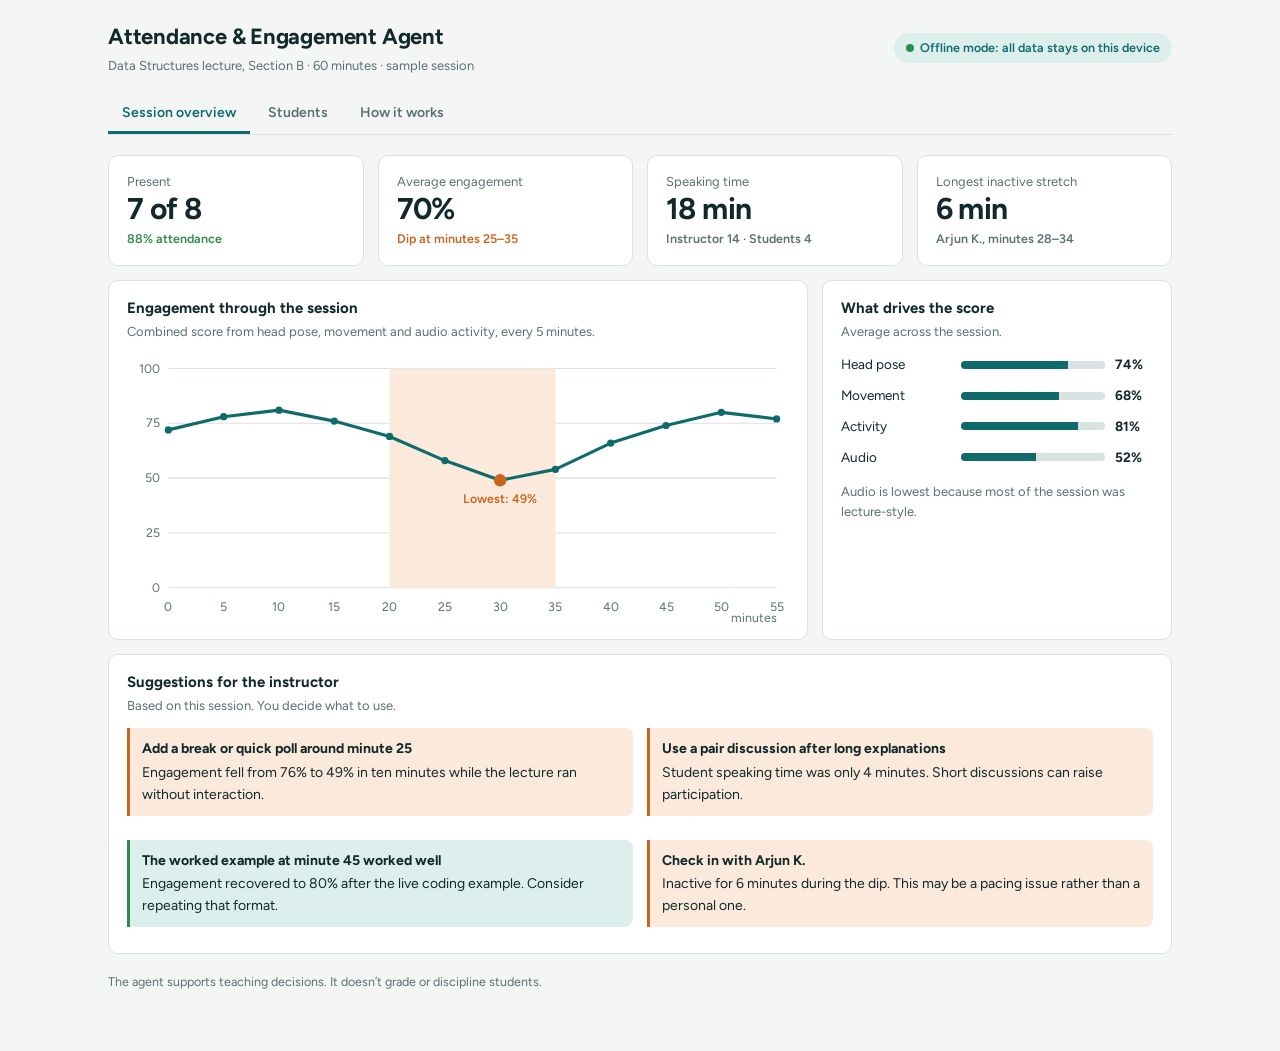
<file: docs/index.html>
<!DOCTYPE html>
<html lang="en">
<head>
<meta charset="utf-8">
<meta name="viewport" content="width=device-width, initial-scale=1, viewport-fit=cover">
<title>Multimodal Attendance &amp; Engagement Agent</title>
<link href="https://fonts.googleapis.com/css2?family=Figtree:wght@400;500;600;700&display=swap" rel="stylesheet">
<style>
:root{--bg:#f3f6f5;--surface:#fff;--ink:#12292b;--muted:#5b6f71;--line:#d8e2e0;--brand:#0f6b6b;--brand-soft:#dcefed;--warn:#c8641e;--warn-soft:#fbe9db;--ok:#2f8a4f;--bad:#b3392f;--bar:#0f6b6b;
box-sizing:border-box;padding-top:env(safe-area-inset-top,0px);padding-bottom:env(safe-area-inset-bottom,0px);color-scheme:light}
@media (prefers-color-scheme:dark){:root:not([data-theme="light"]){--bg:#0d1a1b;--surface:#142526;--ink:#e6f0ef;--muted:#93a9aa;--line:#264042;--brand:#4cc2bd;--brand-soft:#173a3b;--warn:#f0974f;--warn-soft:#3a2615;--ok:#58c07c;--bad:#ef7b70;--bar:#4cc2bd;color-scheme:dark}}
:root[data-theme="dark"]{--bg:#0d1a1b;--surface:#142526;--ink:#e6f0ef;--muted:#93a9aa;--line:#264042;--brand:#4cc2bd;--brand-soft:#173a3b;--warn:#f0974f;--warn-soft:#3a2615;--ok:#58c07c;--bad:#ef7b70;--bar:#4cc2bd;color-scheme:dark}
*{box-sizing:border-box}
html{scroll-padding-top:env(safe-area-inset-top,0px)}
body{margin:0;background:var(--bg);color:var(--ink);font:400 15px/1.55 Figtree,system-ui,-apple-system,"Segoe UI",sans-serif}
.wrap{max-width:1100px;margin:0 auto;padding:20px 18px 48px}
header{display:flex;flex-wrap:wrap;gap:14px;align-items:center;justify-content:space-between;margin-bottom:18px}
h1{font-size:22px;margin:0;font-weight:700;letter-spacing:-.01em}
.sub{color:var(--muted);font-size:13px;margin:2px 0 0}
.badge{display:inline-flex;align-items:center;gap:6px;background:var(--brand-soft);color:var(--brand);border-radius:99px;padding:5px 12px;font-size:12.5px;font-weight:600}
.dot{width:8px;height:8px;border-radius:50%;background:var(--ok)}
nav{display:flex;gap:4px;border-bottom:1px solid var(--line);margin-bottom:20px;overflow-x:auto}
nav button{background:none;border:0;border-bottom:3px solid transparent;color:var(--muted);font:600 14px Figtree,system-ui,sans-serif;padding:10px 14px;cursor:pointer;white-space:nowrap}
nav button[aria-selected="true"]{color:var(--brand);border-color:var(--brand)}
nav button:focus-visible{outline:2px solid var(--brand);outline-offset:-2px}
.panel[hidden]{display:none}
.grid{display:grid;gap:14px}
.kpis{grid-template-columns:repeat(auto-fit,minmax(200px,1fr));margin-bottom:14px}
.card{background:var(--surface);border:1px solid var(--line);border-radius:10px;padding:16px 18px}
.card h2{font-size:15px;margin:0 0 2px;font-weight:700}
.card .hint{color:var(--muted);font-size:13px;margin:0 0 12px}
.kpi .v{font-size:30px;font-weight:700;letter-spacing:-.02em;line-height:1.1}
.kpi .l{color:var(--muted);font-size:13px}
.kpi .d{font-size:12.5px;margin-top:4px;font-weight:600}
.two{grid-template-columns:2fr 1fr}
.two-eq{grid-template-columns:1fr 1fr}
@media(max-width:820px){.two,.two-eq{grid-template-columns:1fr}}
svg{width:100%;height:auto;display:block}
.axis{stroke:var(--line)}
.lbl{fill:var(--muted);font:12px Figtree,system-ui,sans-serif}
table{width:100%;border-collapse:collapse;font-size:14px}
th{text-align:left;color:var(--muted);font-weight:600;font-size:12.5px;padding:6px 8px;border-bottom:1px solid var(--line)}
td{padding:9px 8px;border-bottom:1px solid var(--line)}
tr:last-child td{border-bottom:0}
.tag{border-radius:99px;padding:2px 10px;font-size:12px;font-weight:600}
.t-ok{background:var(--brand-soft);color:var(--ok)}
.t-warn{background:var(--warn-soft);color:var(--warn)}
.meter{height:8px;border-radius:4px;background:var(--line);overflow:hidden;min-width:70px}
.meter i{display:block;height:100%;background:var(--bar)}
.sig{display:grid;grid-template-columns:110px 1fr 38px;gap:10px;align-items:center;margin:10px 0;font-size:13.5px}
.sug{border-left:3px solid var(--warn);background:var(--warn-soft);border-radius:0 8px 8px 0;padding:10px 12px;margin-bottom:10px;font-size:14px}
.sug b{display:block;margin-bottom:2px}
.sug.good{border-color:var(--ok);background:var(--brand-soft)}
.note{color:var(--muted);font-size:12.5px;margin-top:18px}
/* architecture */
.arch{display:grid;gap:10px}
.layer{border:1px solid var(--line);background:var(--surface);border-radius:10px;padding:14px 16px}
.layer h3{margin:0 0 10px;font-size:14px;font-weight:700}
.layer .row{display:grid;grid-template-columns:repeat(auto-fit,minmax(150px,1fr));gap:8px}
.node{background:var(--bg);border:1px solid var(--line);border-radius:8px;padding:9px 11px;font-size:13.5px;font-weight:600}
.node small{display:block;color:var(--muted);font-weight:400;font-size:12.5px;margin-top:2px}
.layer.ai{border-color:var(--brand);background:var(--brand-soft)}
.layer.ai .node{background:var(--surface)}
.flow{text-align:center;color:var(--muted);font-size:13px;line-height:1}
.flow:before{content:"\2193";display:block;font-size:18px;color:var(--brand)}
.lock{display:flex;gap:10px;align-items:flex-start;margin-top:14px;font-size:14px}
</style>
</head>
<body>
<div class="wrap">
<header>
  <div>
    <h1>Attendance &amp; Engagement Agent</h1>
    <p class="sub">Data Structures lecture, Section B · 60 minutes · sample session</p>
  </div>
  <span class="badge"><span class="dot"></span>Offline mode: all data stays on this device</span>
</header>

<nav role="tablist" aria-label="Sections">
  <button role="tab" aria-selected="true" data-tab="overview">Session overview</button>
  <button role="tab" aria-selected="false" data-tab="students">Students</button>
  <button role="tab" aria-selected="false" data-tab="arch">How it works</button>
</nav>

<section class="panel" id="overview">
  <div class="grid kpis">
    <div class="card kpi"><div class="l">Present</div><div class="v">7 of 8</div><div class="d" style="color:var(--ok)">88% attendance</div></div>
    <div class="card kpi"><div class="l">Average engagement</div><div class="v" id="avg">0%</div><div class="d" style="color:var(--warn)">Dip at minutes 25–35</div></div>
    <div class="card kpi"><div class="l">Speaking time</div><div class="v">18 min</div><div class="d" style="color:var(--muted)">Instructor 14 · Students 4</div></div>
    <div class="card kpi"><div class="l">Longest inactive stretch</div><div class="v">6 min</div><div class="d" style="color:var(--muted)">Arjun K., minutes 28–34</div></div>
  </div>

  <div class="grid two">
    <div class="card">
      <h2>Engagement through the session</h2>
      <p class="hint">Combined score from head pose, movement and audio activity, every 5 minutes.</p>
      <svg id="chart" viewBox="0 0 640 260" role="img" aria-label="Engagement score over 60 minutes, lowest at minute 30"></svg>
    </div>
    <div class="card">
      <h2>What drives the score</h2>
      <p class="hint">Average across the session.</p>
      <div class="sig"><span>Head pose</span><div class="meter"><i style="width:74%"></i></div><b>74%</b></div>
      <div class="sig"><span>Movement</span><div class="meter"><i style="width:68%"></i></div><b>68%</b></div>
      <div class="sig"><span>Activity</span><div class="meter"><i style="width:81%"></i></div><b>81%</b></div>
      <div class="sig"><span>Audio</span><div class="meter"><i style="width:52%"></i></div><b>52%</b></div>
      <p class="hint" style="margin-top:14px">Audio is lowest because most of the session was lecture-style.</p>
    </div>
  </div>

  <div class="card" style="margin-top:14px">
    <h2>Suggestions for the instructor</h2>
    <p class="hint">Based on this session. You decide what to use.</p>
    <div class="grid two-eq">
      <div class="sug"><b>Add a break or quick poll around minute 25</b>Engagement fell from 76% to 49% in ten minutes while the lecture ran without interaction.</div>
      <div class="sug"><b>Use a pair discussion after long explanations</b>Student speaking time was only 4 minutes. Short discussions can raise participation.</div>
      <div class="sug good"><b>The worked example at minute 45 worked well</b>Engagement recovered to 80% after the live coding example. Consider repeating that format.</div>
      <div class="sug"><b>Check in with Arjun K.</b>Inactive for 6 minutes during the dip. This may be a pacing issue rather than a personal one.</div>
    </div>
  </div>
</section>

<section class="panel" id="students" hidden>
  <div class="card">
    <h2>Attendance and engagement by student</h2>
    <p class="hint">A student is marked present after staying in view for 3 minutes in a row, so a quick pass in front of the camera doesn't count.</p>
    <div style="overflow-x:auto">
    <table>
      <thead><tr><th>Student</th><th>First seen</th><th>Time present</th><th>Status</th><th>Engagement</th></tr></thead>
      <tbody id="rows"></tbody>
    </table>
    </div>
    <p class="note">Sample data for demonstration. Reports can be exported as CSV or PDF.</p>
  </div>
</section>

<section class="panel" id="arch" hidden>
  <div class="card" style="margin-bottom:14px">
    <h2>From camera and microphone to teaching suggestions</h2>
    <p class="hint">Each layer does one job and passes its result down. Everything runs on one computer with no internet needed.</p>
    <div class="arch">
      <div class="layer"><h3>1. Input</h3><div class="row">
        <div class="node">Video feed<small>Live camera or recorded file</small></div>
        <div class="node">Audio feed<small>Microphone or recorded file</small></div></div></div>
      <div class="flow">frames and sound</div>
      <div class="layer"><h3>2. Analysis</h3><div class="row">
        <div class="node">Face detection and tracking<small>Gives each person a steady ID</small></div>
        <div class="node">Attendance logic<small>Sustained presence, timestamps</small></div>
        <div class="node">Behavior signals<small>Head pose, movement, inactivity</small></div>
        <div class="node">Audio signals<small>Speech and interaction level</small></div></div></div>
      <div class="flow">signals</div>
      <div class="layer"><h3>3. Fusion</h3><div class="row">
        <div class="node">Multimodal fusion<small>Combines video and audio into one score</small></div>
        <div class="node">Trend builder<small>Scores per student and per time window</small></div></div></div>
      <div class="flow">scores and trends</div>
      <div class="layer ai"><h3>4. AI agent</h3><div class="row">
        <div class="node">Pattern reasoning<small>Finds dips, peaks and pacing issues</small></div>
        <div class="node">Suggestion writer<small>Plain-language teaching tips</small></div></div></div>
      <div class="flow">insights</div>
      <div class="layer"><h3>5. Dashboard and storage</h3><div class="row">
        <div class="node">Dashboard<small>Attendance, analytics, reports</small></div>
        <div class="node">Local storage<small>Logs and reports on this device</small></div></div></div>
    </div>
    <div class="lock"><span class="badge">Privacy</span><span>No images or audio are uploaded. The system keeps scores and logs, and the instructor stays in control of every decision.</span></div>
  </div>
</section>

<p class="note">The agent supports teaching decisions. It doesn’t grade or discipline students.</p>
</div>

<script>
var E=[72,78,81,76,69,58,49,54,66,74,80,77];
var S=[["Ananya R.","09:02","58 min",1,84],["Rahul M.","09:01","60 min",1,79],["Priya S.","09:04","55 min",1,88],["Arjun K.","09:03","57 min",1,52],["Meera D.","09:12","46 min",1,71],["Karthik V.","09:02","60 min",1,76],["Sneha P.","09:05","53 min",1,81],["Imran A.","Not seen","0 min",0,0]];
document.getElementById("avg").textContent=Math.round(E.reduce(function(a,b){return a+b},0)/E.length)+"%";
(function(){
  var s=document.getElementById("chart"),W=640,H=260,l=40,r=12,t=14,b=34,n=E.length,h="";
  function x(i){return l+i*(W-l-r)/(n-1)}function y(v){return t+(100-v)*(H-t-b)/100}
  [0,25,50,75,100].forEach(function(v){h+='<line class="axis" x1="'+l+'" x2="'+(W-r)+'" y1="'+y(v)+'" y2="'+y(v)+'"/><text class="lbl" x="'+(l-8)+'" y="'+(y(v)+4)+'" text-anchor="end">'+v+'</text>'});
  h+='<rect x="'+x(4)+'" y="'+t+'" width="'+(x(7)-x(4))+'" height="'+(H-t-b)+'" fill="var(--warn-soft)"/>';
  var p=E.map(function(v,i){return x(i)+","+y(v)}).join(" ");
  h+='<polyline points="'+p+'" fill="none" stroke="var(--brand)" stroke-width="3" stroke-linejoin="round" stroke-linecap="round"/>';
  E.forEach(function(v,i){h+='<circle cx="'+x(i)+'" cy="'+y(v)+'" r="'+(i==6?6:3.5)+'" fill="'+(i==6?"var(--warn)":"var(--brand)")+'"/><text class="lbl" x="'+x(i)+'" y="'+(H-12)+'" text-anchor="middle">'+(i*5)+'</text>'});
  h+='<text class="lbl" x="'+x(6)+'" y="'+(y(49)+22)+'" text-anchor="middle" style="fill:var(--warn);font-weight:600">Lowest: 49%</text>';
  h+='<text class="lbl" x="'+(W-r)+'" y="'+(H-1)+'" text-anchor="end">minutes</text>';
  s.innerHTML=h;
})();
document.getElementById("rows").innerHTML=S.map(function(s){
  return "<tr><td><b>"+s[0]+"</b></td><td>"+s[1]+"</td><td>"+s[2]+"</td><td><span class='tag "+(s[3]?"t-ok":"t-warn")+"'>"+(s[3]?"Present":"Absent")+"</span></td><td>"+(s[3]?"<div style='display:flex;gap:8px;align-items:center'><div class='meter' style='flex:1'><i style='width:"+s[4]+"%'></i></div><b>"+s[4]+"%</b></div>":"–")+"</td></tr>"}).join("");
var tabs=document.querySelectorAll("nav button");
function show(id){tabs.forEach(function(b){b.setAttribute("aria-selected",b.dataset.tab===id)});["overview","students","arch"].forEach(function(p){document.getElementById(p).hidden=p!==id})}
tabs.forEach(function(b){b.addEventListener("click",function(){show(b.dataset.tab)})});
var hv=(location.hash||"").slice(1);if(["overview","students","arch"].indexOf(hv)>-1)show(hv);
</script>
</body>
</html>
</file>
